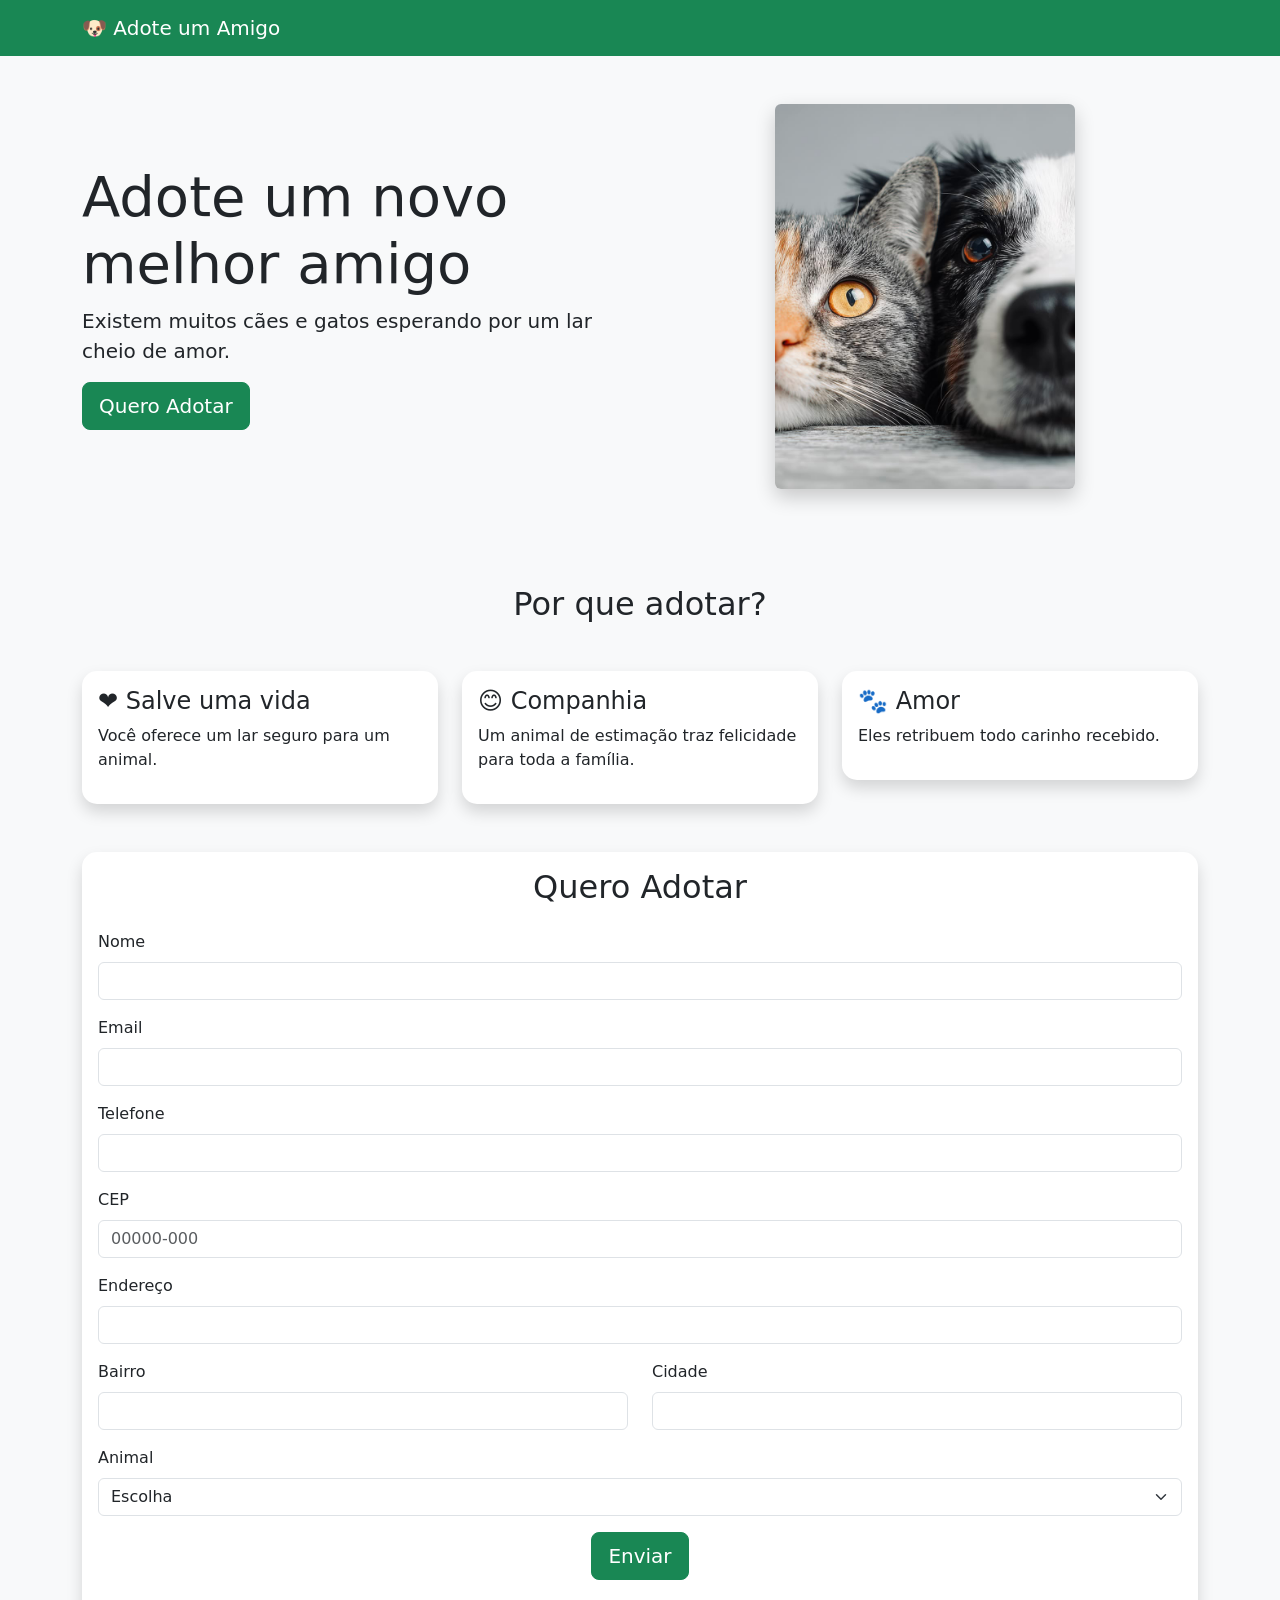
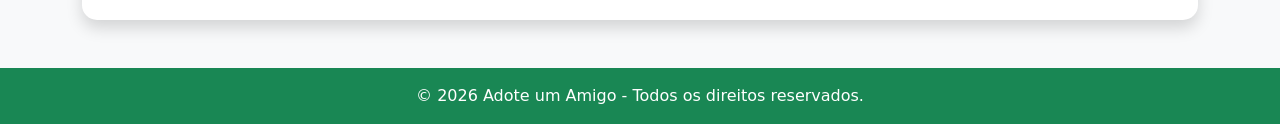
<file: html/index.html>
<!DOCTYPE html>
<html lang="pt-br">
<head>

    <meta charset="UTF-8">
    <meta name="viewport" content="width=device-width, initial-scale=1.0">

    <title>Adote um Amigo</title>

    <link href="https://cdn.jsdelivr.net/npm/bootstrap@5.3.7/dist/css/bootstrap.min.css" rel="stylesheet">
    <link rel="stylesheet" href="../css/style.css">
</head>

<body>

<!-- Navbar -->

<nav class="navbar navbar-expand-lg navbar-dark bg-success">

    <div class="container">

        <a class="navbar-brand" href="#">
            🐶 Adote um Amigo
        </a>

    </div>

</nav>

<!-- Hero -->

<section class="bg-light py-5">

    <div class="container">

        <div class="row align-items-center">

            <div class="col-md-6">

                <h1 class="display-4">
                    Adote um novo melhor amigo
                </h1>

                <p class="lead">

                    Existem muitos cães e gatos esperando por um lar cheio de amor.

                </p>

                <a href="#formulario" class="btn btn-success btn-lg">

                    Quero Adotar

                </a>

            </div>

            <div class="col-md-6 text-center">

                <img src="../img/amigos.jpg"
                class="img-fluid rounded imagem-hero"
                alt="Amigos para adoção">
            </div>

        </div>

    </div>

</section>

<!-- Benefícios -->

<section class="container my-5">

    <h2 class="text-center mb-5">

        Por que adotar?

    </h2>

    <div class="row">

        <div class="col-md-4">

            <div class="card shadow">

                <div class="card-body">

                    <h4>❤️ Salve uma vida</h4>

                    <p>
                        Você oferece um lar seguro para um animal.
                    </p>

                </div>

            </div>

        </div>

        <div class="col-md-4">

            <div class="card shadow">

                <div class="card-body">

                    <h4>😊 Companhia</h4>

                    <p>
                        Um animal de estimação traz felicidade para toda a família.
                    </p>

                </div>

            </div>

        </div>

        <div class="col-md-4">

            <div class="card shadow">

                <div class="card-body">

                    <h4>🐾 Amor</h4>

                    <p>
                        Eles retribuem todo carinho recebido.
                    </p>

                </div>

            </div>

        </div>

    </div>

</section>

<!-- Formulário -->

<!-- Formulário -->

<section id="formulario" class="container my-5">

    <div class="card shadow">

        <div class="card-body">

            <h2 class="text-center mb-4">
                Quero Adotar
            </h2>

            <form id="formAdocao">

                <div class="mb-3">
                    <label for="nome" class="form-label">Nome</label>
                    <input
                        type="text"
                        class="form-control"
                        id="nome">
                </div>

                <div class="mb-3">
                    <label for="email" class="form-label">Email</label>
                    <input
                        type="email"
                        class="form-control"
                        id="email">
                </div>

                <div class="mb-3">
                    <label for="telefone" class="form-label">Telefone</label>
                    <input
                        type="tel"
                        class="form-control"
                        id="telefone">
                </div>

                <!-- CEP -->

                <div class="mb-3">
                    <label for="cep" class="form-label">CEP</label>
                    <input
                        type="text"
                        class="form-control"
                        id="cep"
                        placeholder="00000-000"
                        maxlength="9">
                </div>

                <!-- Endereço -->

                <div class="mb-3">
                    <label for="logradouro" class="form-label">Endereço</label>
                    <input
                        type="text"
                        class="form-control"
                        id="logradouro"
                        readonly>
                </div>

                <div class="row">

                    <div class="col-md-6 mb-3">
                        <label for="bairro" class="form-label">Bairro</label>
                        <input
                            type="text"
                            class="form-control"
                            id="bairro"
                            readonly>
                    </div>

                    <div class="col-md-6 mb-3">
                        <label for="cidade" class="form-label">Cidade</label>
                        <input
                            type="text"
                            class="form-control"
                            id="cidade"
                            readonly>
                    </div>

                <div class="mb-3">
                    <label for="animal" class="form-label">Animal</label>

                    <select
                        class="form-select"
                        id="animal">

                        <option value="">Escolha</option>
                        <option>Cachorro</option>
                        <option>Gato</option>

                    </select>
                </div>

                <div class="text-center">

                    <button
                        type="submit"
                        class="btn btn-success btn-lg">

                        Enviar

                    </button>

                </div>

            </form>

            <div id="resultado" class="mt-4 text-center"></div>

        </div>

    </div>

</section>
<footer class="bg-success text-white text-center py-3 mt-5">
    <div class="container">
        <p class="mb-0">
            © 2026 Adote um Amigo - Todos os direitos reservados.
        </p>
    </div>
</footer>

<!-- Bootstrap JS -->
<script src="https://cdn.jsdelivr.net/npm/bootstrap@5.3.7/dist/js/bootstrap.bundle.min.js"></script>

<!-- JavaScript da aplicação -->
<script src="../script/script.js"></script>

</body>
</html>
</file>
<file: css/style.css>
body{
    background:#f8f9fa;
}

.card{
    border:none;
    border-radius:15px;
}

.card:hover{
    transform:translateY(-5px);
    transition:.3s;
}

footer{
    margin-top:50px;
}

.imagem-hero{
    width: 300px;
    height: auto;
    border-radius: 15px;
    box-shadow: 0 8px 20px rgba(0,0,0,.2);
}
</file>
